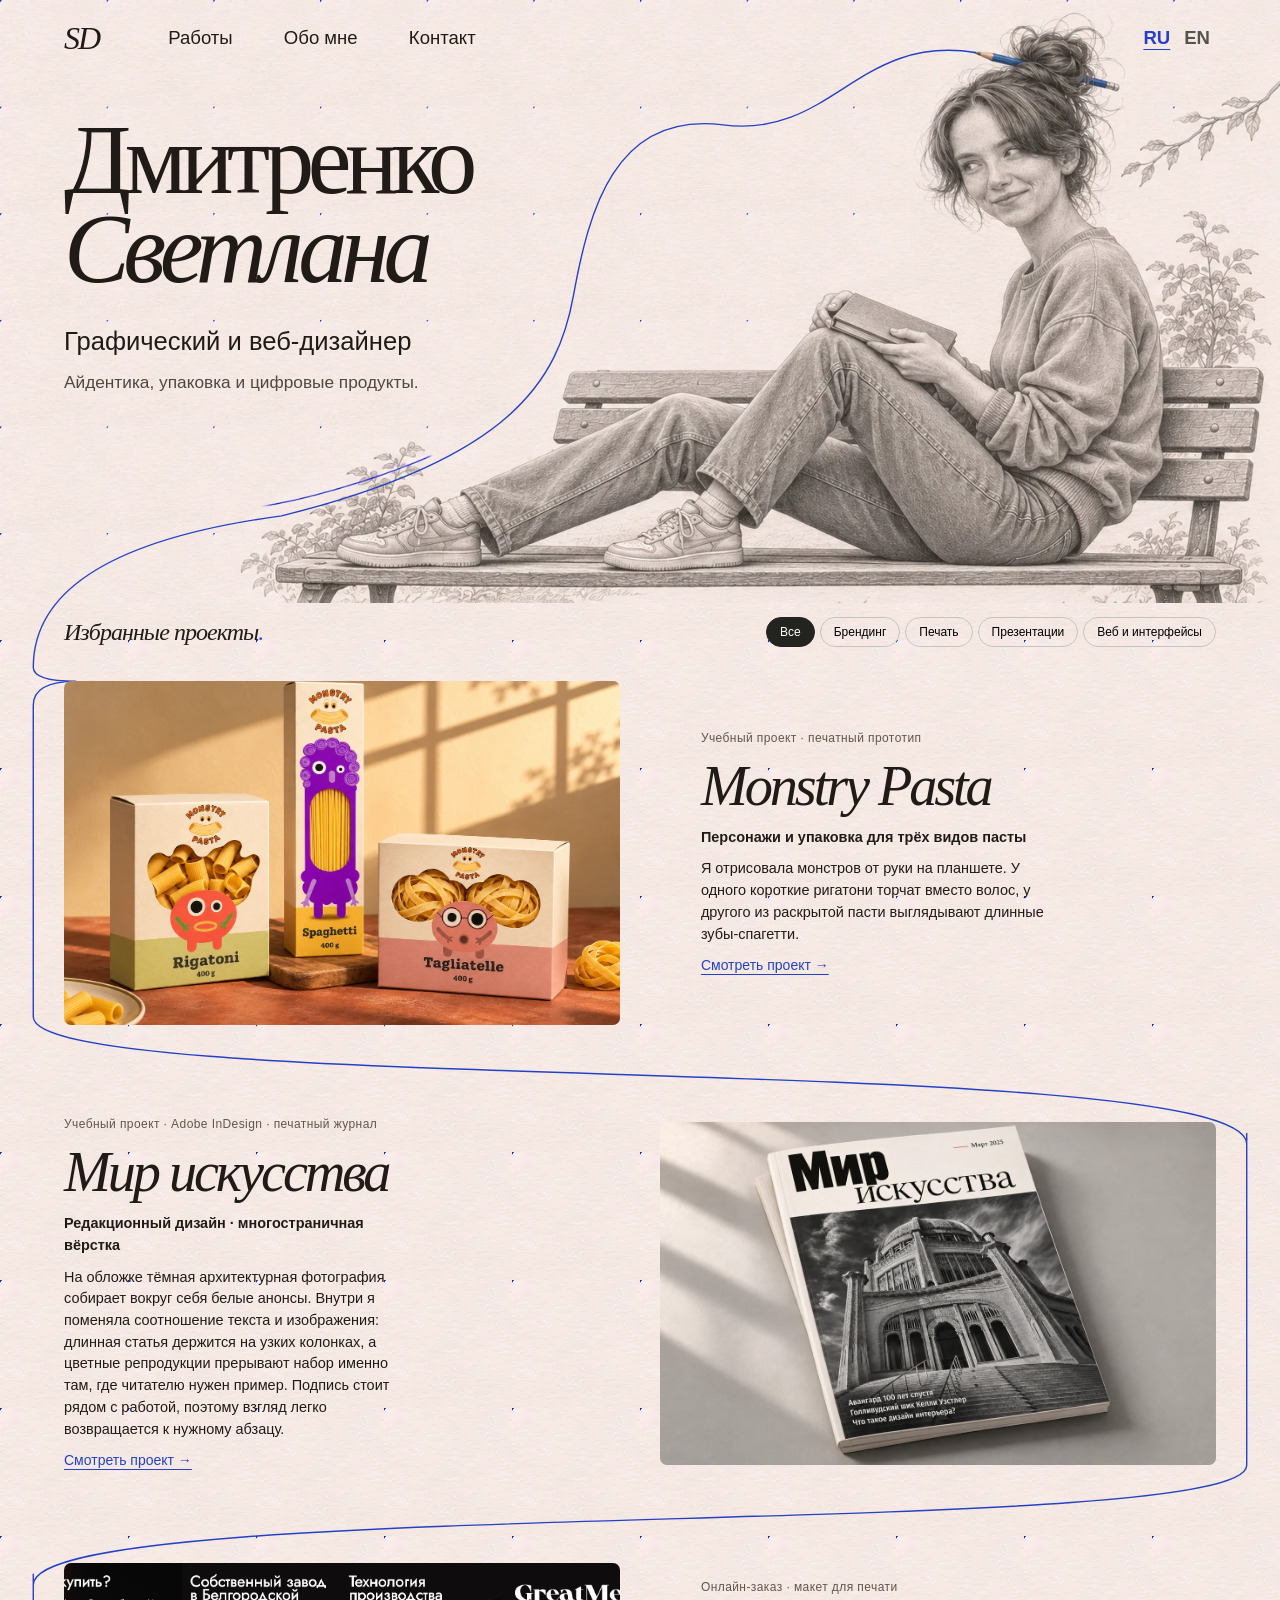
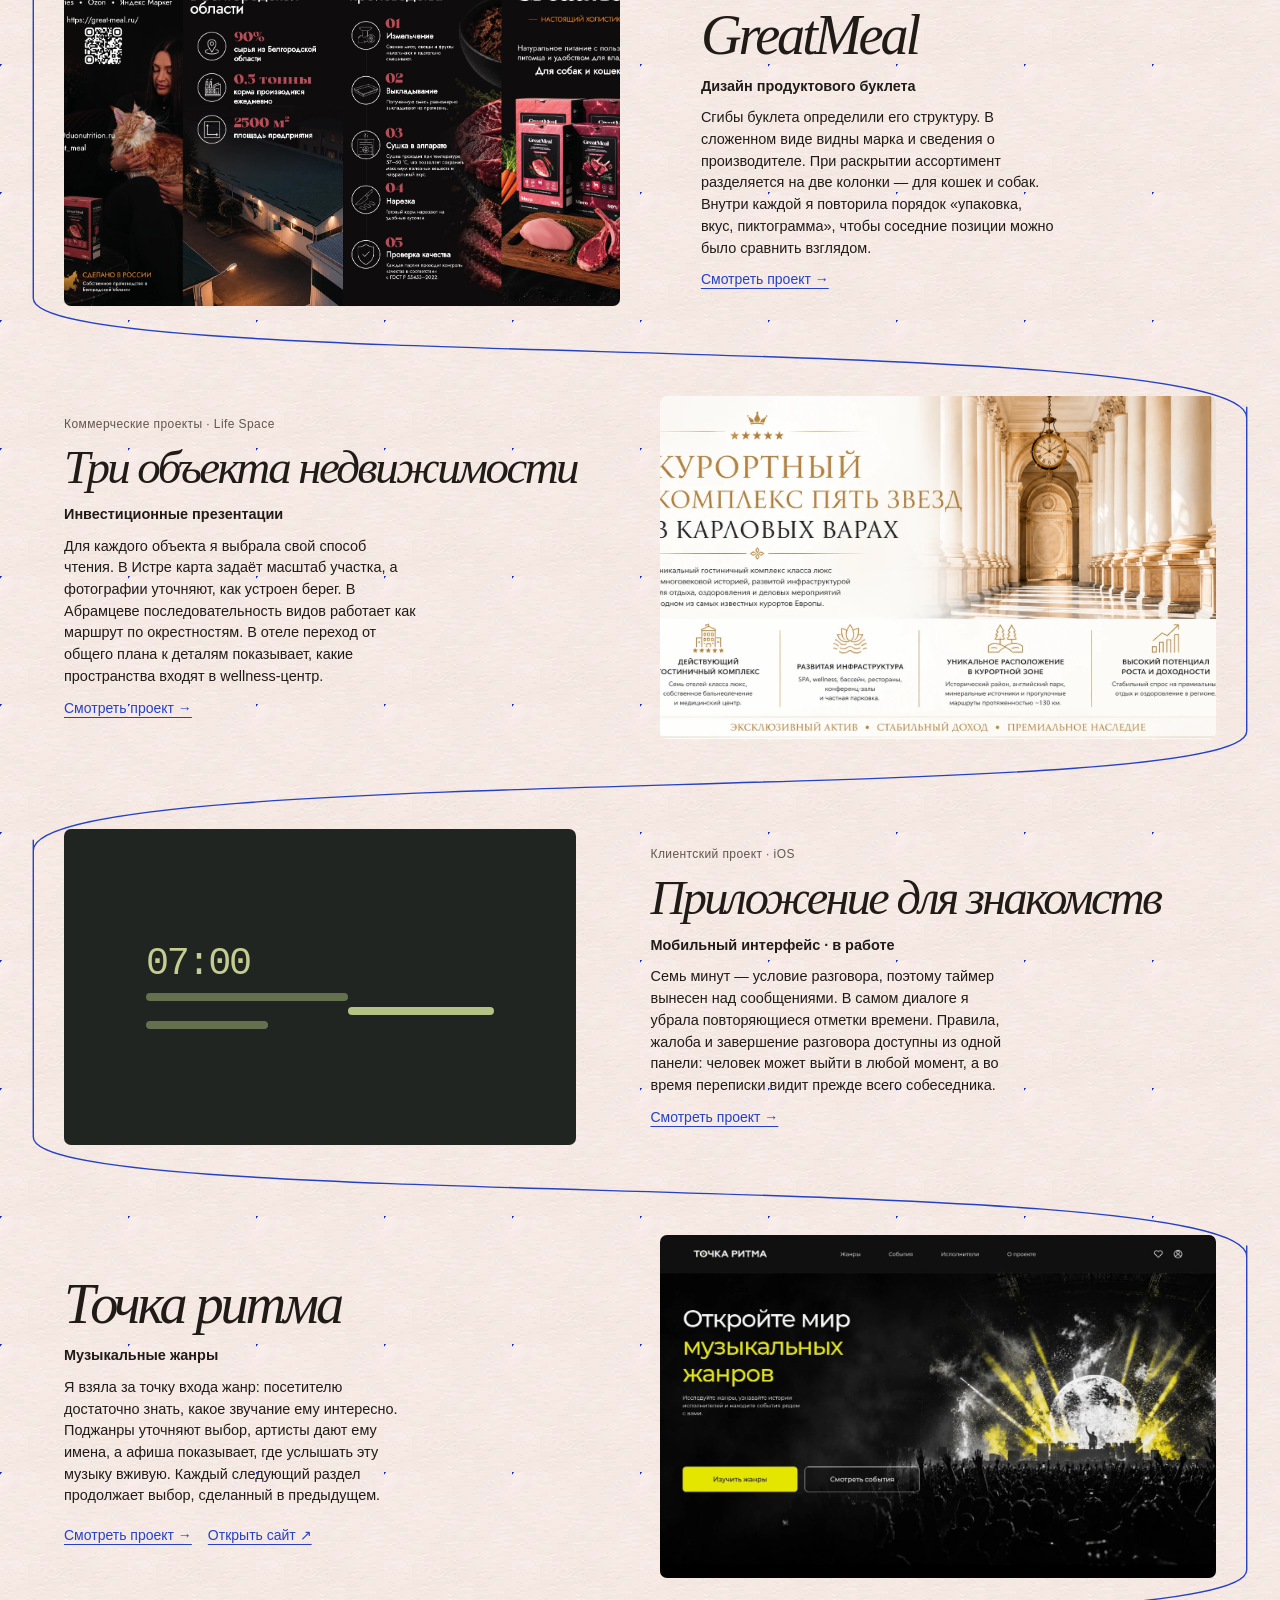
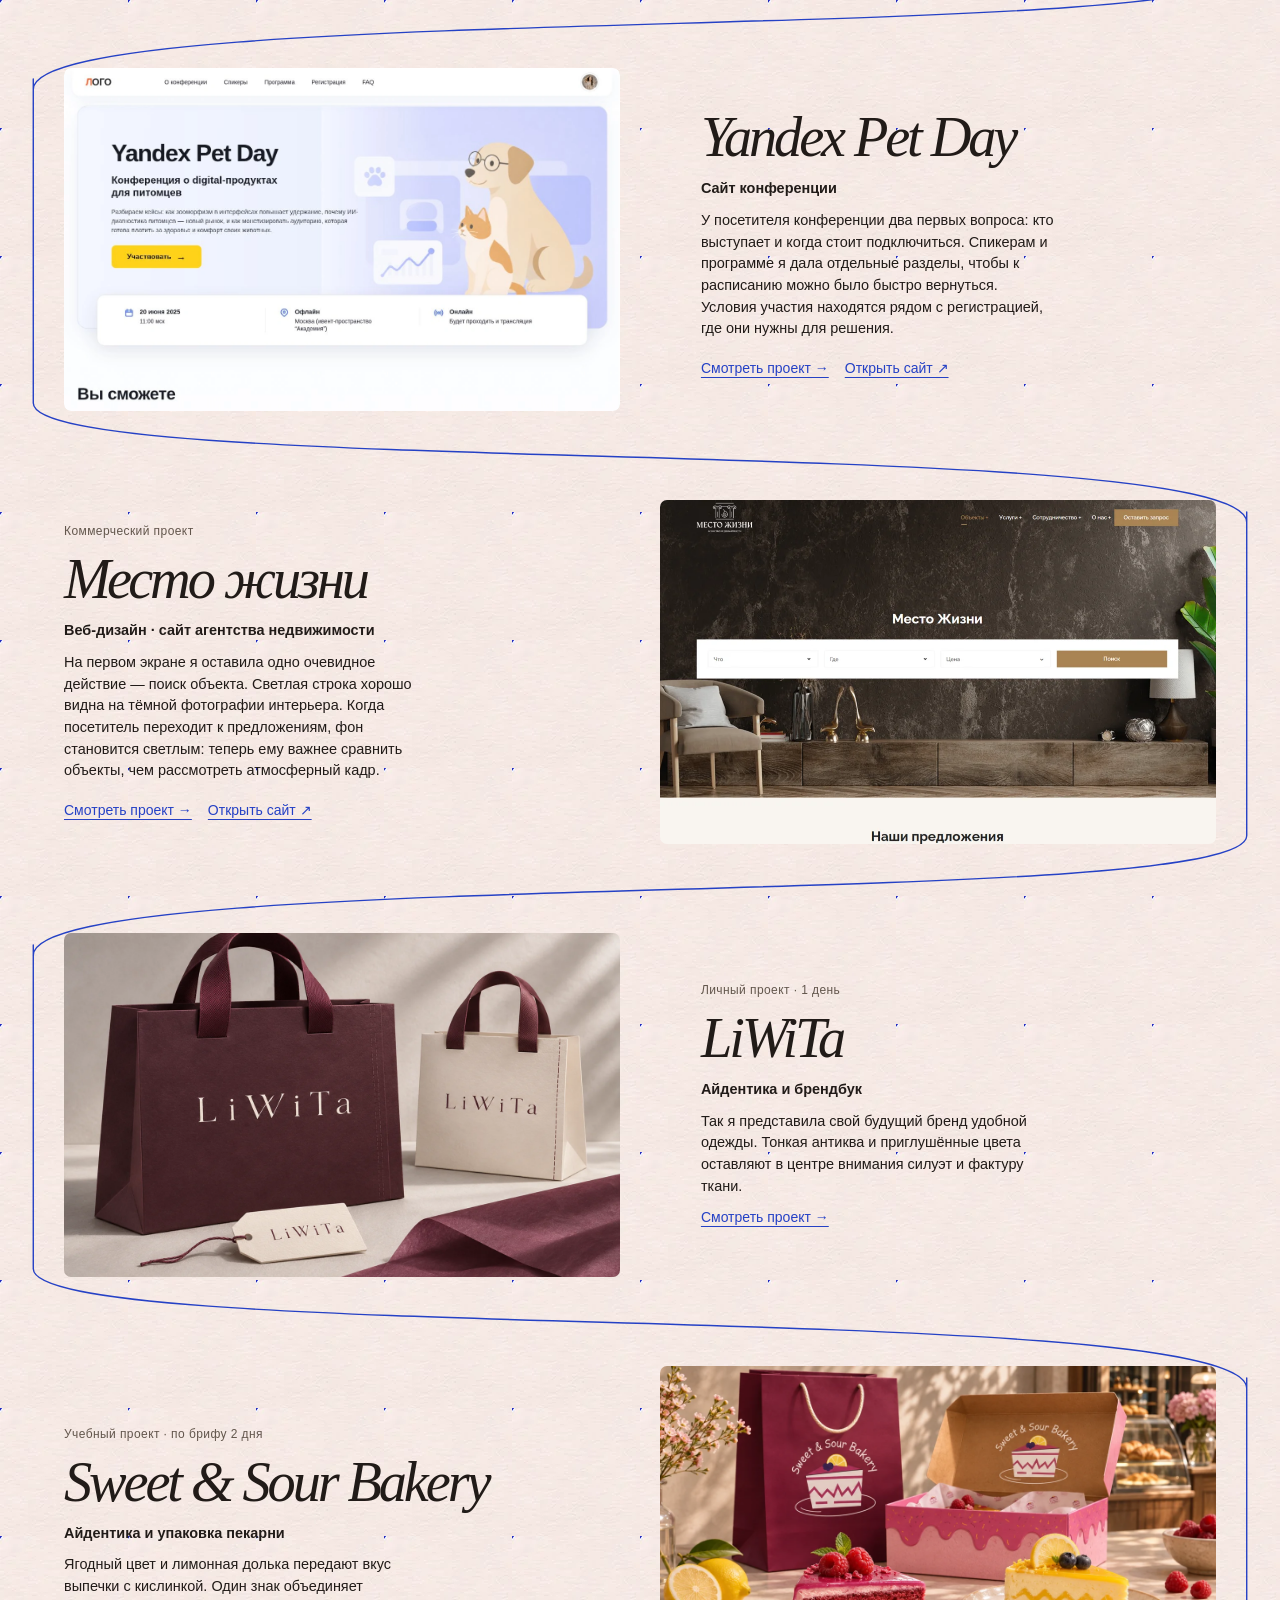
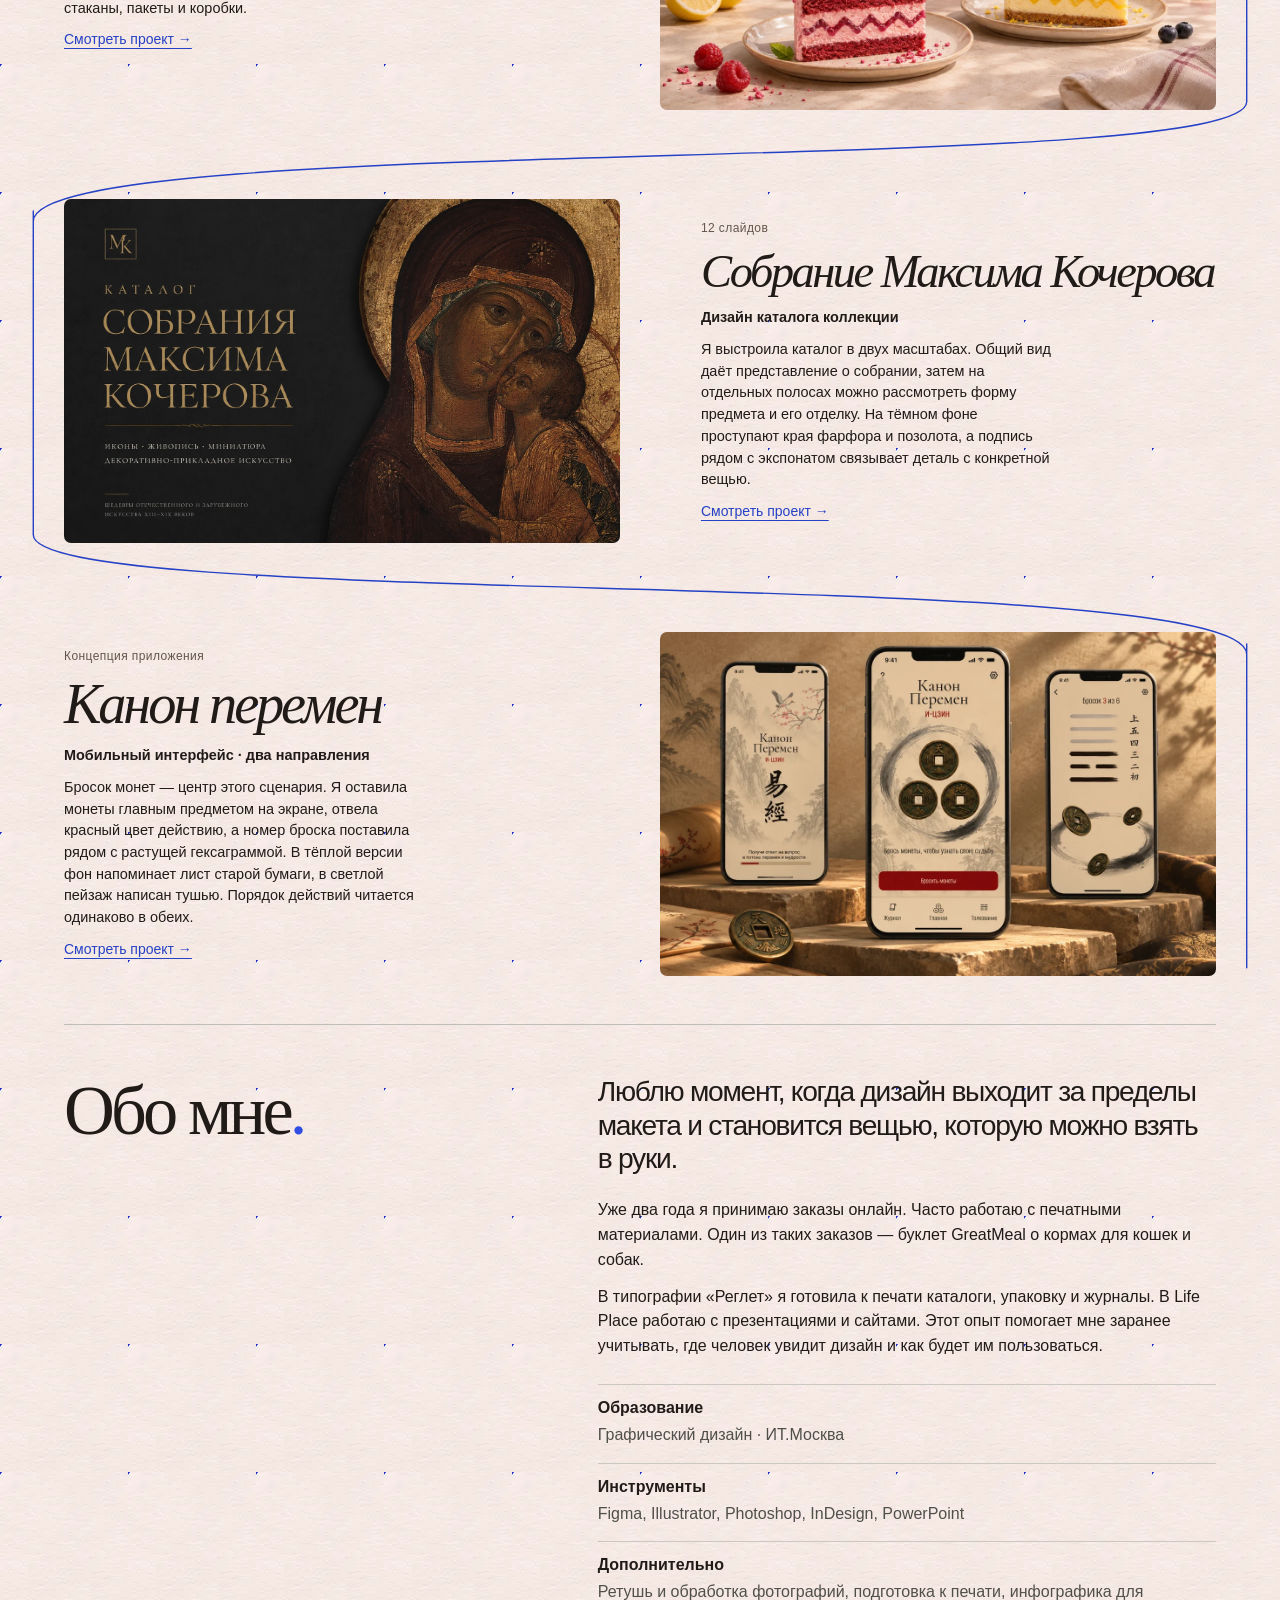
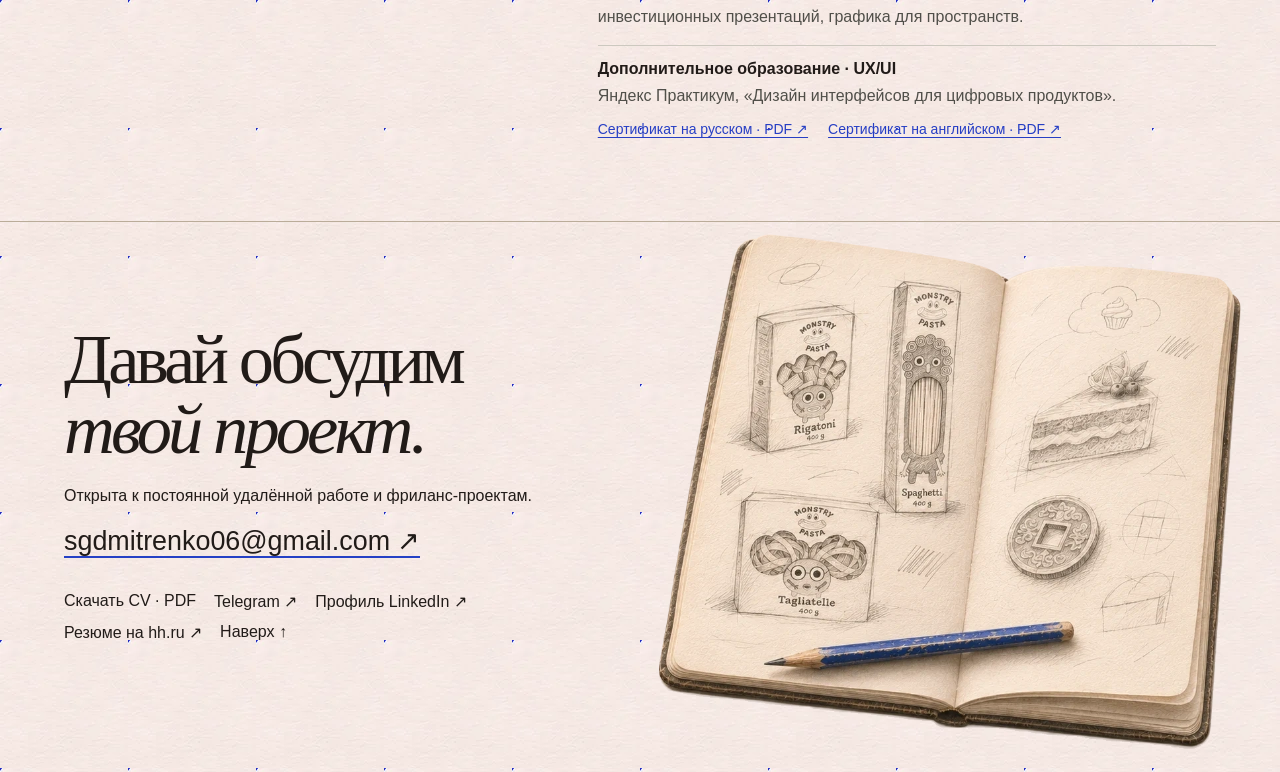
<file: index.html>
<!doctype html><html lang="ru"><head><meta charset="utf-8"><meta name="viewport" content="width=device-width, initial-scale=1"><meta name="theme-color" content="#f7f5ef"><title>Светлана Дмитренко — графический дизайнер</title><meta name="description" content="Портфолио Светланы Дмитренко. Айдентика, упаковка и редакционный дизайн."><link rel="stylesheet" href="style.css"><link rel="stylesheet" href="sketch.css"></head><body>
<header class="wrap"><a class="logo" href="#top" aria-label="Светлана Дмитренко, главная">SD<span>.</span></a><nav><a href="#work">Работы</a><a href="#about">Обо мне</a><a href="#contact">Контакт</a></nav><div class="actions"><div class="languages" role="group" aria-label="Язык сайта"><a lang="ru" hreflang="ru" aria-current="page" href="index.html">RU</a><a lang="en" hreflang="en" href="en.html">EN</a></div></div></header>
<main id="top"><svg class="pencil-route" aria-hidden="true"><path class="first-stroke"/><path class="next-strokes"/></svg><section class="cover"><div class="bench-art" aria-hidden="true"><img class="bench" src="img/bench.webp" fetchpriority="high" alt=""><img class="face-front" src="img/face-front.webp" alt=""></div><div class="cover-copy"><h1>Дмитренко<em>Светлана</em></h1><p>Графический и веб-дизайнер</p><small>Айдентика, упаковка и цифровые продукты.</small></div></section>
<section class="work wrap" id="work"><div class="sectionhead sketch-head"><h2>Избранные проекты<span>.</span></h2><div class="filters" aria-label="Направления"><button aria-pressed="true" data-filter="all">Все</button><button aria-pressed="false" data-filter="brand">Брендинг</button><button aria-pressed="false" data-filter="print">Печать</button><button aria-pressed="false" data-filter="decks">Презентации</button><button aria-pressed="false" data-filter="web">Веб и интерфейсы</button></div></div><div id="cards"></div></section>
<section id="about" class="about wrap"><h2>Обо мне<span>.</span></h2><div><p class="lead">Люблю момент, когда дизайн выходит за пределы макета и становится вещью, которую можно взять в руки.</p><p>Уже два года я принимаю заказы онлайн. Часто работаю с печатными материалами. Один из таких заказов — буклет GreatMeal о кормах для кошек и собак.</p><p>В типографии «Реглет» я готовила к печати каталоги, упаковку и журналы. В Life Place работаю с презентациями и сайтами. Этот опыт помогает мне заранее учитывать, где человек увидит дизайн и как будет им пользоваться.</p><dl><dt>Образование</dt><dd>Графический дизайн · ИТ.Москва</dd><dt>Инструменты</dt><dd>Figma, Illustrator, Photoshop, InDesign, PowerPoint</dd><dt>Дополнительно</dt><dd>Ретушь и обработка фотографий, подготовка к печати, инфографика для инвестиционных презентаций, графика для пространств.</dd><dt>Дополнительное образование · UX/UI</dt><dd>Яндекс Практикум, «Дизайн интерфейсов для цифровых продуктов».<div class="certs"><a href="certificates/interface-design-ru.pdf" target="_blank" rel="noopener">Сертификат на русском · PDF ↗</a><a href="certificates/interface-design-en.pdf" target="_blank" rel="noopener">Сертификат на английском · PDF ↗</a></div></dd></dl></div></section></main>
<footer id="contact"><img class="book" loading="lazy" src="img/open-sketchbook.webp" alt=""><div class="wrap foot"><h2>Давай обсудим<em>твой проект.</em></h2><p>Открыта к постоянной удалённой работе и фриланс-проектам.</p><a href="mailto:sgdmitrenko06@gmail.com">sgdmitrenko06@gmail.com ↗</a><div class="footlinks"><a href="cv/Svetlana-Dmitrenko-CV.pdf" download>Скачать CV · PDF</a><a href="https://t.me/lin_linsu">Telegram ↗</a><a href="https://www.linkedin.com/in/svetlana-dmitrenko-design/">Профиль LinkedIn ↗</a><a href="https://hh.ru/resume/9687faa6ff0e6f1dfe0039ed1f39636350536c">Резюме на hh.ru ↗</a><a href="#top">Наверх ↑</a></div></div></footer><dialog id="case"><div id="inside"></div></dialog><script src="main.js"></script><script src="pencil.js"></script></body></html>
</file>
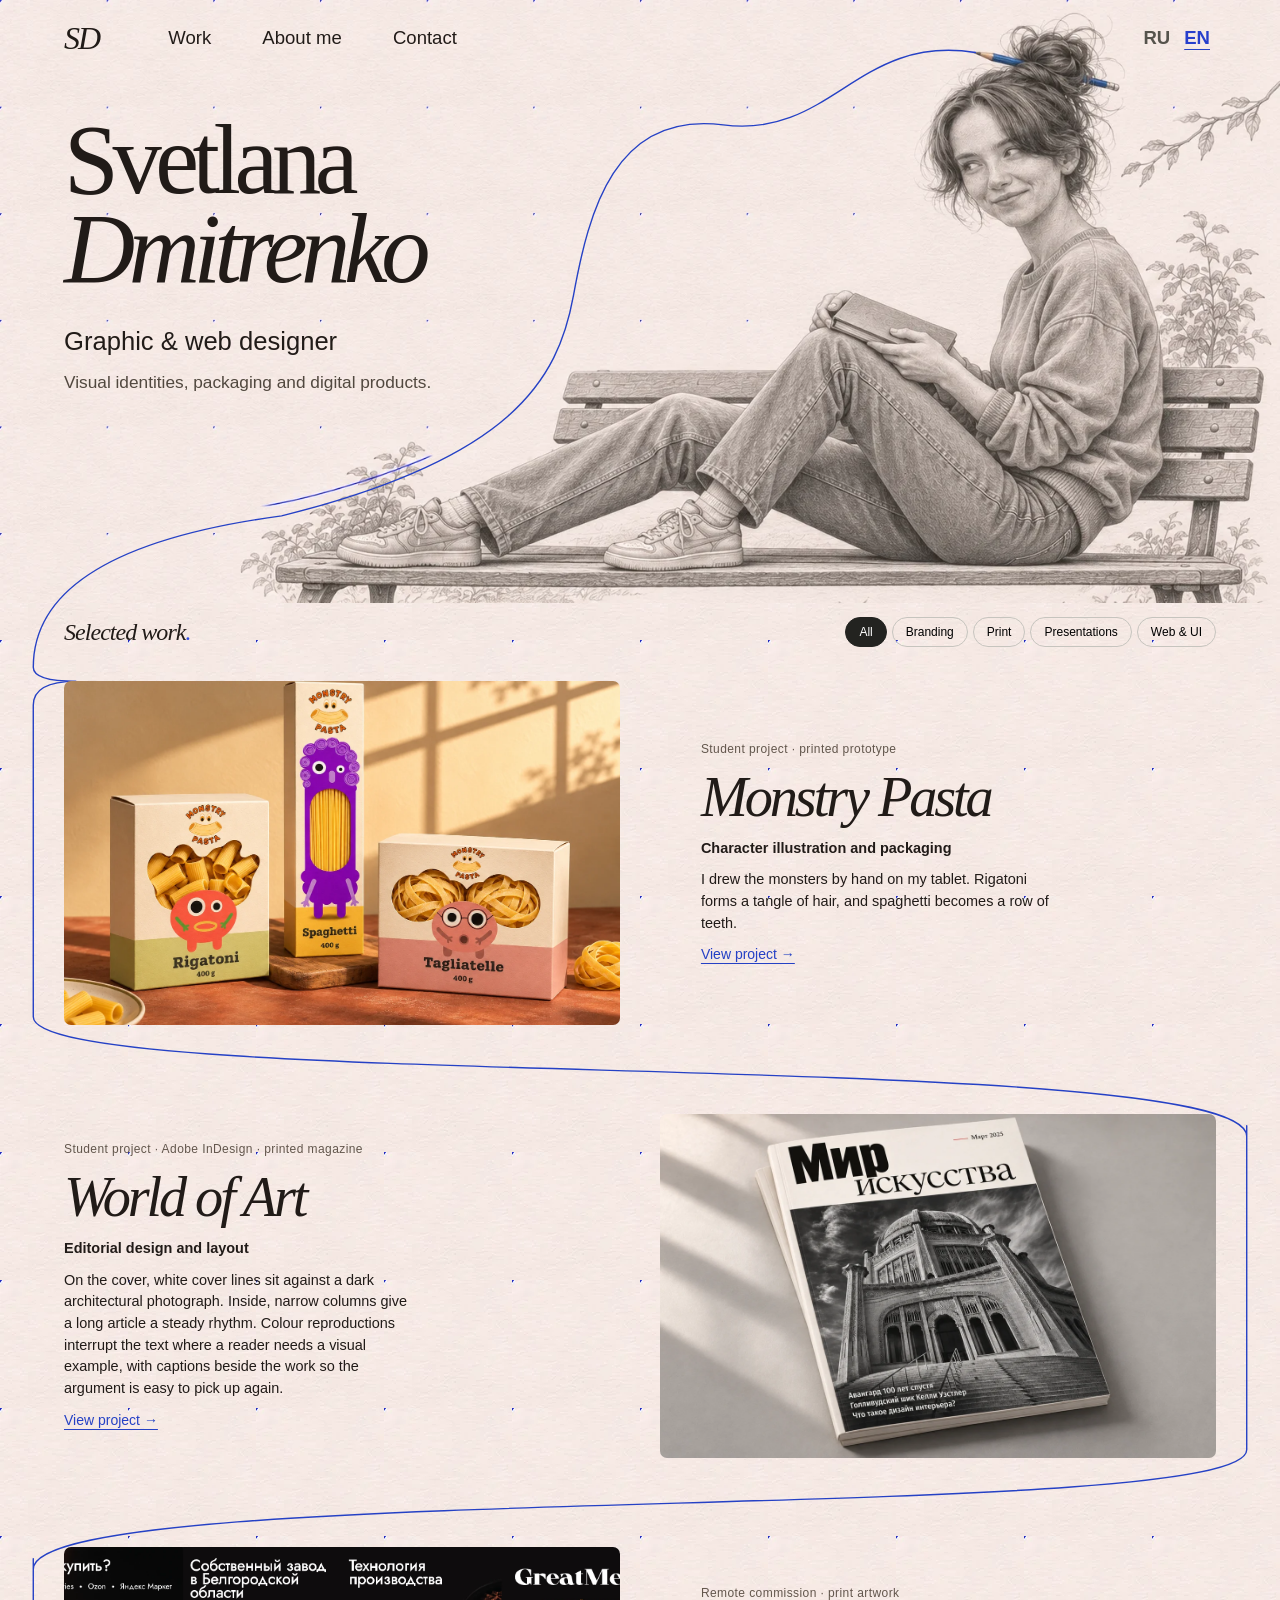
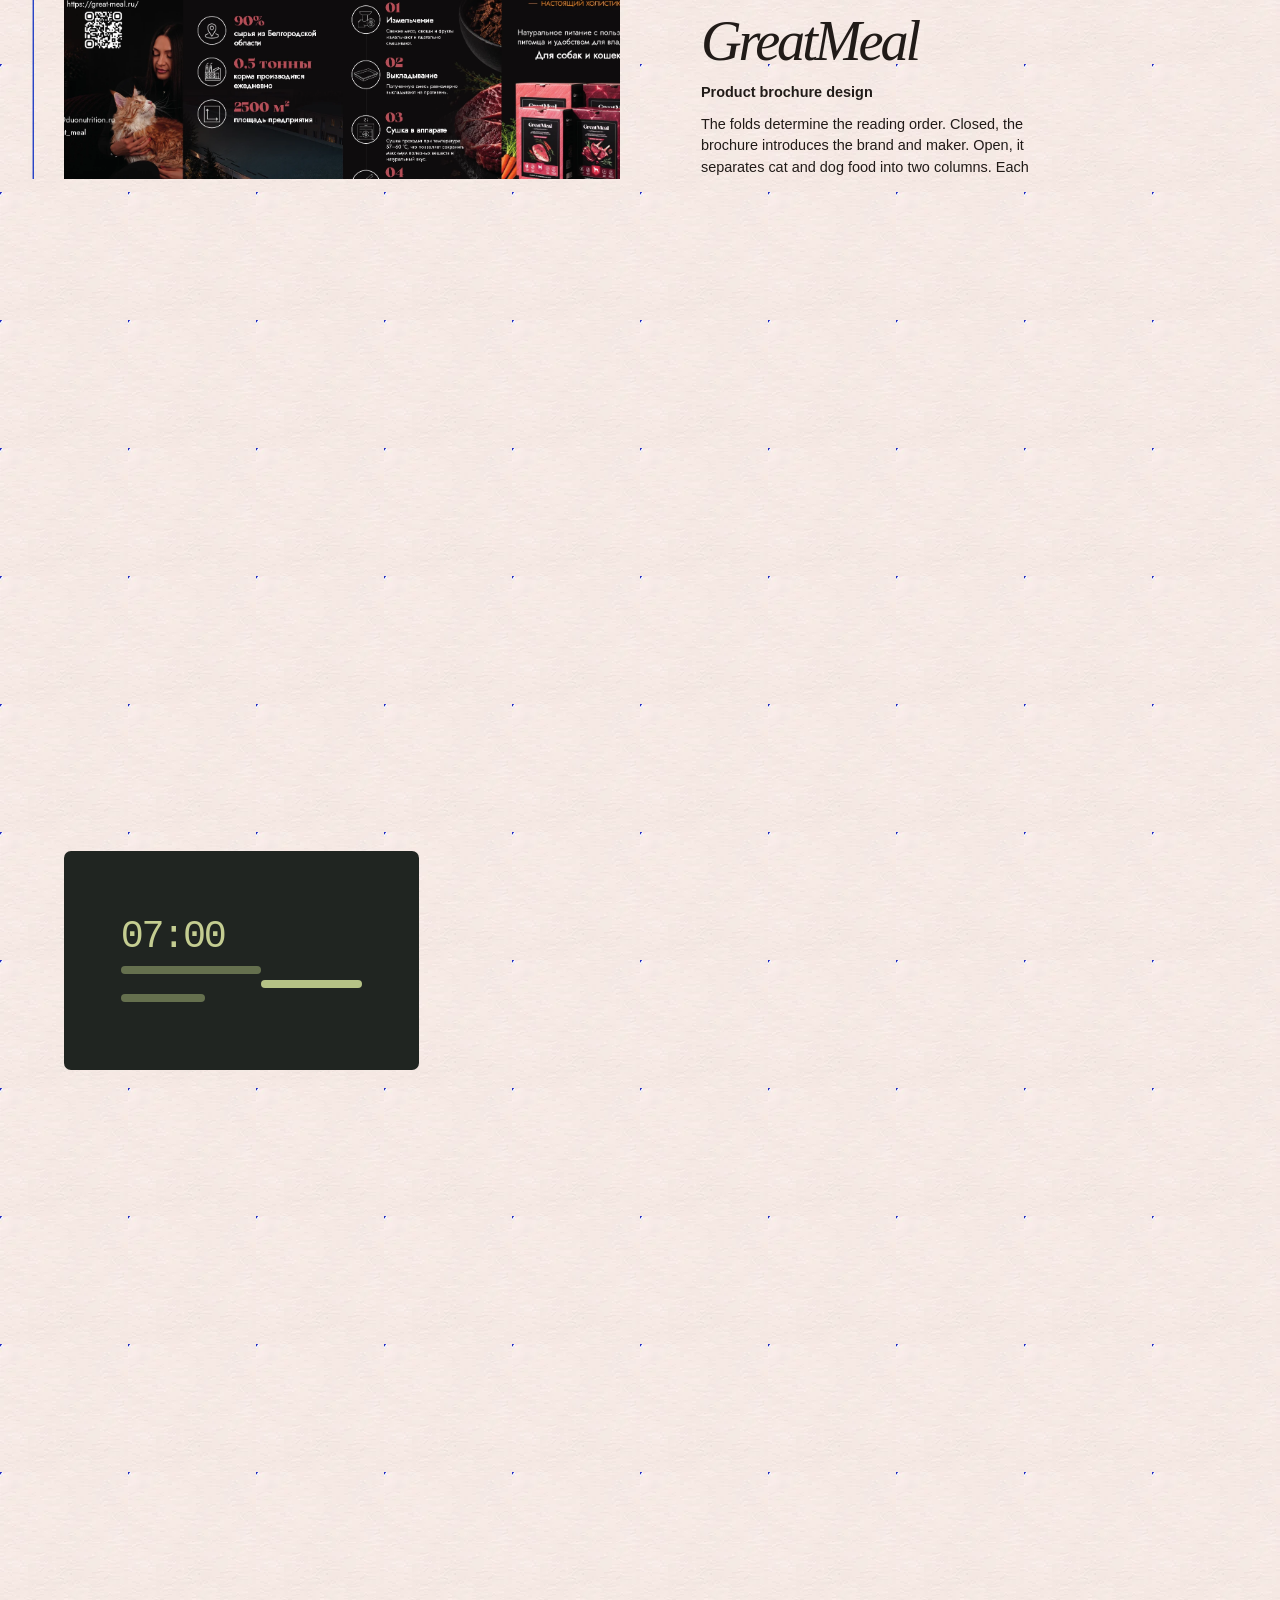
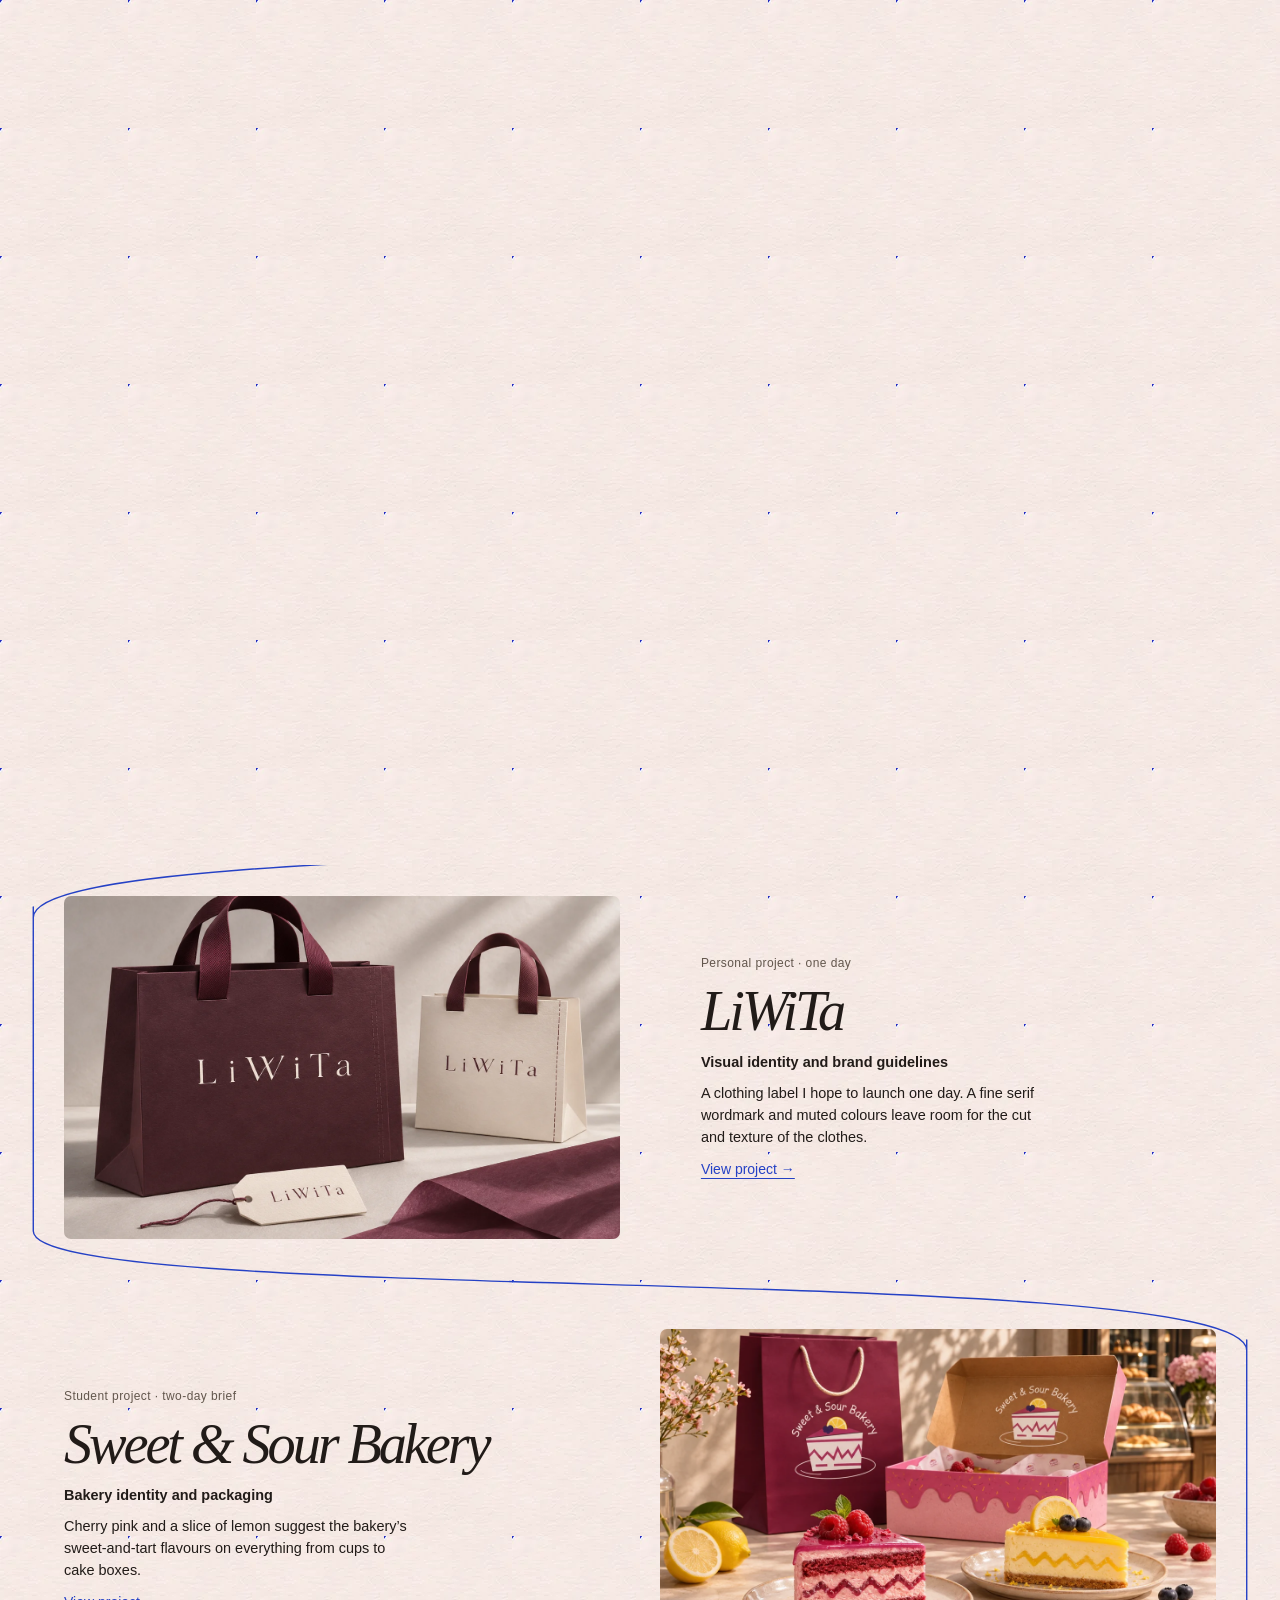
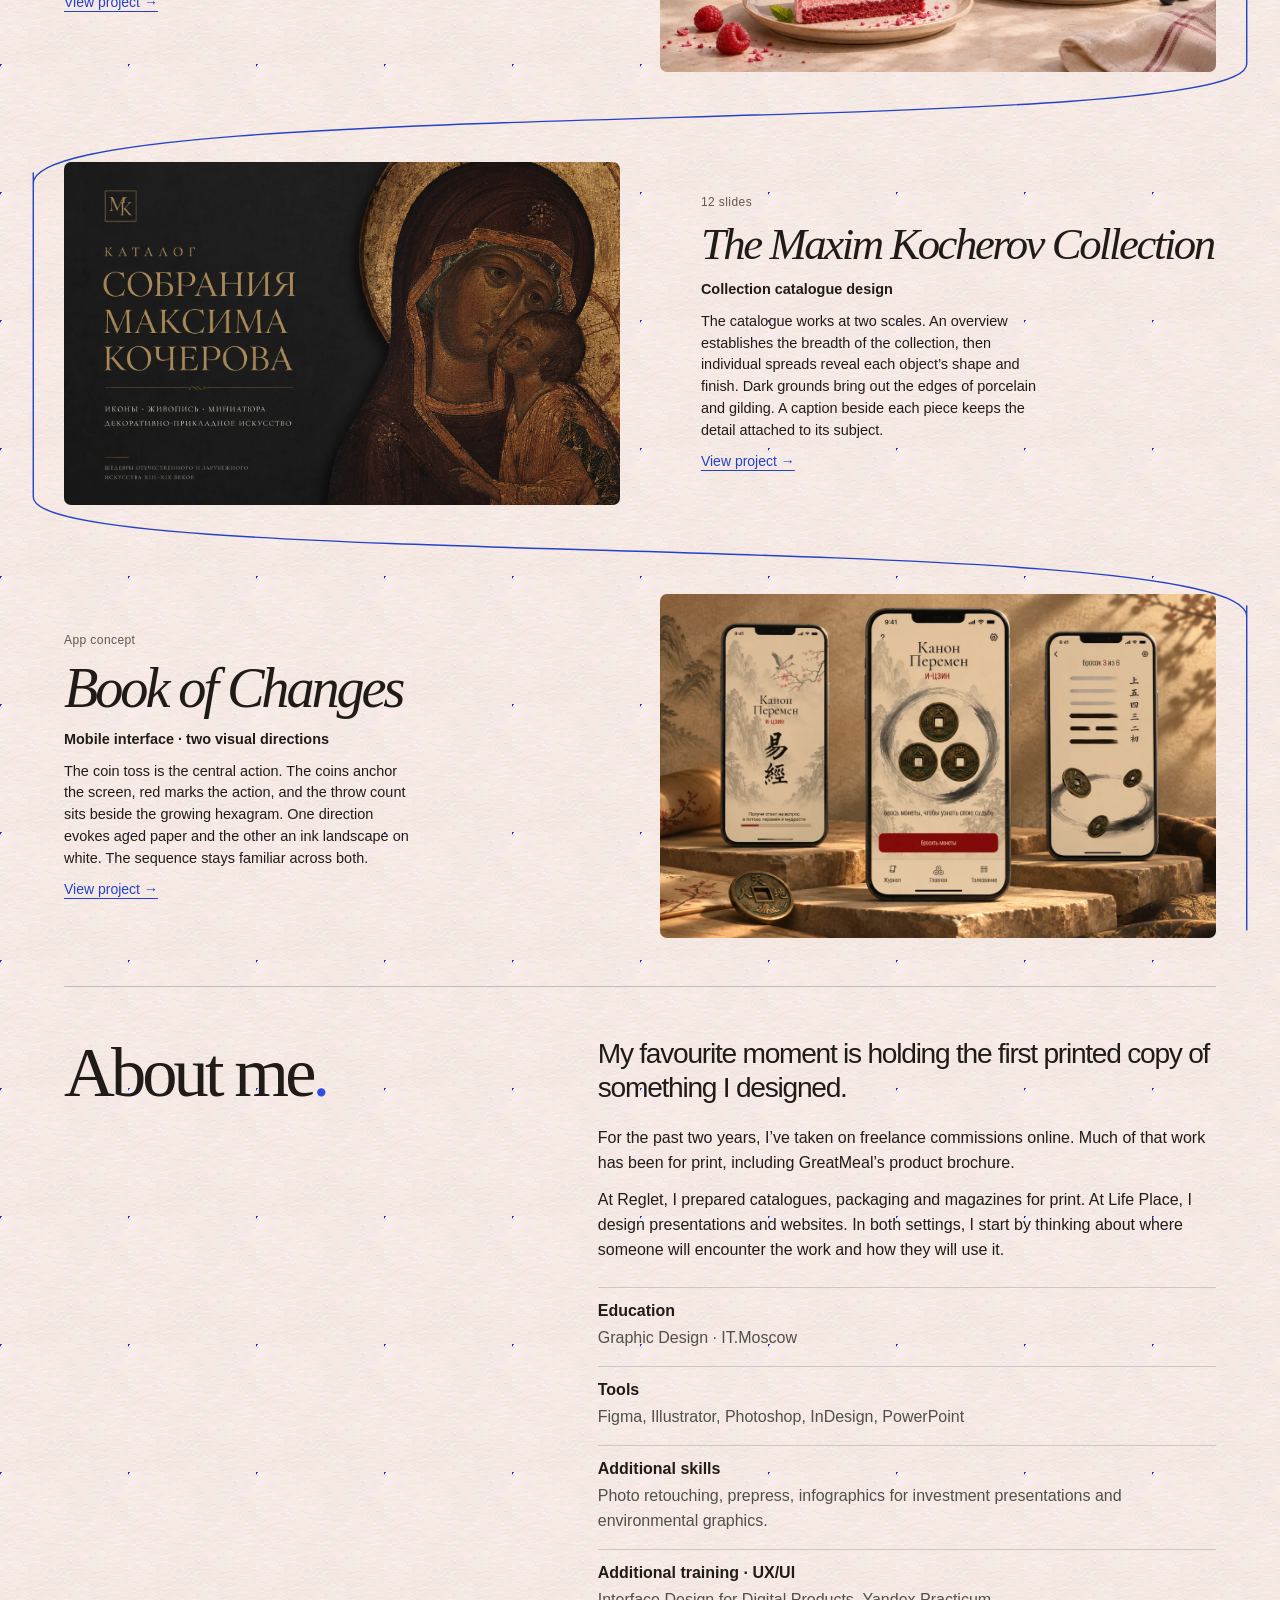
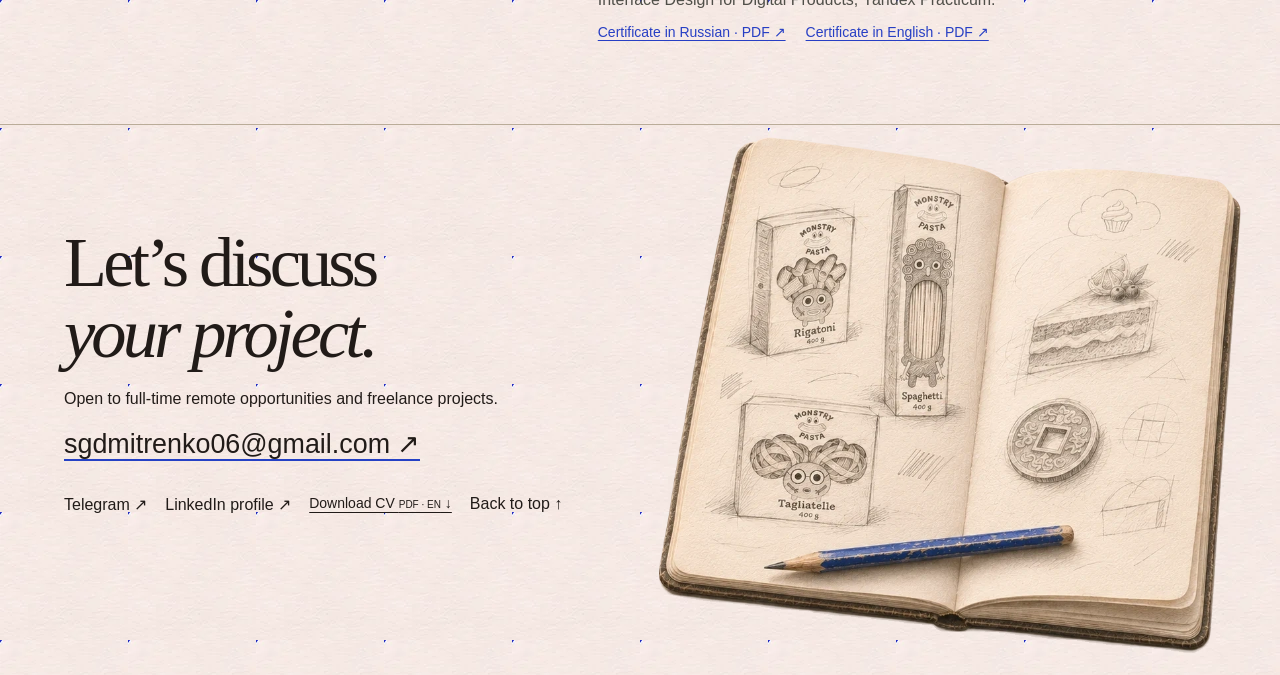
<file: en.html>
<!doctype html><html lang="en"><head><meta charset="utf-8"><meta name="viewport" content="width=device-width, initial-scale=1"><meta name="theme-color" content="#f7f5ef"><title>Svetlana Dmitrenko — Graphic Designer</title><meta name="description" content="Selected brand identity, packaging and editorial work by graphic designer Svetlana Dmitrenko."><link rel="stylesheet" href="style.css"><link rel="stylesheet" href="sketch.css"></head><body>
<header class="wrap"><a class="logo" href="#top" aria-label="Svetlana Dmitrenko, home">SD<span>.</span></a><nav><a href="#work">Work</a><a href="#about">About me</a><a href="#contact">Contact</a></nav><div class="actions"><div class="languages" role="group" aria-label="Site language"><a lang="ru" hreflang="ru" href="index.html">RU</a><a lang="en" hreflang="en" aria-current="page" href="en.html">EN</a></div></div></header>
<main id="top"><svg class="pencil-route" aria-hidden="true"><path class="first-stroke"/><path class="next-strokes"/></svg><section class="cover"><div class="bench-art" aria-hidden="true"><img class="bench" src="img/bench.webp" fetchpriority="high" alt=""><img class="face-front" src="img/face-front.webp" alt=""></div><div class="cover-copy"><h1>Svetlana<em>Dmitrenko</em></h1><p>Graphic & web designer</p><small>Visual identities, packaging and digital products.</small></div></section>
<section class="work wrap" id="work"><div class="sectionhead sketch-head"><h2>Selected work<span>.</span></h2><div class="filters" aria-label="Filter by discipline"><button aria-pressed="true" data-filter="all">All</button><button aria-pressed="false" data-filter="brand">Branding</button><button aria-pressed="false" data-filter="print">Print</button><button aria-pressed="false" data-filter="decks">Presentations</button><button aria-pressed="false" data-filter="web">Web &amp; UI</button></div></div><div id="cards"></div></section>
<section id="about" class="about wrap"><h2>About me<span>.</span></h2><div><p class="lead">My favourite moment is holding the first printed copy of something I designed.</p><p>For the past two years, I’ve taken on freelance commissions online. Much of that work has been for print, including GreatMeal’s product brochure.</p><p>At Reglet, I prepared catalogues, packaging and magazines for print. At Life Place, I design presentations and websites. In both settings, I start by thinking about where someone will encounter the work and how they will use it.</p><dl><dt>Education</dt><dd>Graphic Design · IT.Moscow</dd><dt>Tools</dt><dd>Figma, Illustrator, Photoshop, InDesign, PowerPoint</dd><dt>Additional skills</dt><dd>Photo retouching, prepress, infographics for investment presentations and environmental graphics.</dd><dt>Additional training · UX/UI</dt><dd>Interface Design for Digital Products, Yandex Practicum.<div class="certs"><a href="certificates/interface-design-ru.pdf" target="_blank" rel="noopener">Certificate in Russian · PDF ↗</a><a href="certificates/interface-design-en.pdf" target="_blank" rel="noopener">Certificate in English · PDF ↗</a></div></dd></dl></div></section></main>
<footer id="contact"><img class="book" loading="lazy" src="img/open-sketchbook.webp" alt=""><div class="wrap foot"><h2>Let’s discuss<em>your project.</em></h2><p>Open to full-time remote opportunities and freelance projects.</p><a href="mailto:sgdmitrenko06@gmail.com">sgdmitrenko06@gmail.com ↗</a><div class="footlinks"><a href="https://t.me/lin_linsu">Telegram ↗</a><a href="https://www.linkedin.com/in/svetlana-dmitrenko-design/">LinkedIn profile ↗</a><a class="cv-link" href="cv/Svetlana-Dmitrenko-CV.pdf" download>Download CV <small>PDF · EN</small> ↓</a><a href="#top">Back to top ↑</a></div></div></footer><dialog id="case"><div id="inside"></div></dialog><script src="main.js"></script><script src="pencil.js"></script></body></html>
</file>
<file: style.css>
*{box-sizing:border-box}html{scroll-behavior:smooth;scroll-padding-top:20px}body{margin:0;background:#f7f5ef;color:#20201e;font-family:Inter,Arial,sans-serif}a{color:inherit;text-decoration:none}button{cursor:pointer;font:inherit}a:focus-visible,button:focus-visible{outline:3px solid #3353ed;outline-offset:4px}.wrap{width:min(1350px,90%);margin:auto}header{height:80px;border-bottom:1px solid #bfbdb7;display:flex;align-items:center;justify-content:space-between}.logo{font-size:30px;letter-spacing:-2.4px;font-weight:800;display:flex;align-items:center}.logo i{font:38px/1 Arial;color:#304de4;margin-right:6px}.logo span,h1 span,h2 span{color:#304de4}nav{display:flex;gap:32px;font-size:14px}nav a:hover,.footlinks a:hover{text-decoration:underline}.contact,.primary{display:inline-flex;align-items:center;gap:25px;border-radius:100px;font-size:14px;font-weight:600}.contact{border:1px solid;padding:11px 18px}.hero{display:grid;grid-template-columns:1.12fr 1fr;align-items:center;gap:3%;padding:48px 0 50px}.eyebrow{font:11px/1.5 'IBM Plex Mono',monospace;letter-spacing:1.4px;display:flex;align-items:center;gap:10px}.eyebrow i{width:8px;height:8px;border-radius:50%;background:#3453e9}h1,h2,h3,p{margin:0}h1{font-size:clamp(61px,7.6vw,120px);letter-spacing:-.083em;line-height:.93;margin:25px 0 24px}h1 span{margin-left:3px}.intro p,.about p,.about dd,.details p{line-height:1.55}.intro p{max-width:465px;font-size:clamp(15px,1.24vw,20px);color:#504f49}.primary{margin-top:25px;color:white;background:#242420;padding:13px 18px}.primary:hover,.contact:hover{background:#304de4;color:white}.collage{isolation:isolate;position:relative;width:100%;aspect-ratio:1.27;max-height:480px;overflow:hidden}.collage img{position:absolute;height:98%;width:86%;object-fit:contain;bottom:-2%;left:6%;filter:grayscale(1) contrast(1.08);z-index:2}.blue{position:absolute;background:#2d4bdf;inset:8% 8% 5% 9%;clip-path:polygon(4% 16%,64% 0,100% 15%,96% 90%,22% 100%,0 72%);transform:rotate(-6deg)}.paper{position:absolute;inset:15% 3% 4% 19%;background:repeating-linear-gradient(0deg,transparent 0 15px,#acb7dd 16px,transparent 17px),repeating-linear-gradient(90deg,#e1e5f5 0 15px,#b1bddc 16px,#e1e5f5 17px);transform:rotate(10deg);clip-path:polygon(0 0,100% 2%,95% 100%,0 96%)}.orbit{border:2px solid #1c211a;position:absolute;inset:29% 2% 23% 1%;border-radius:50%;transform:rotate(-25deg);z-index:1}.spark{position:absolute;z-index:3;line-height:1}.s1{color:#f1703e;font-size:clamp(60px,6.7vw,100px);left:0;top:14%;transform:rotate(-13deg)}.s2{right:5%;top:2%;font-size:55px}.autograph{position:absolute;z-index:4;bottom:12%;right:1%;font:italic bold clamp(28px,3vw,48px)/1 Georgia,serif;letter-spacing:-3px;background:#f3edb8;padding:2px 18px 7px;transform:rotate(-12deg);box-shadow:2px 3px 0 #20201e}.swatches{position:absolute;bottom:1%;left:3%;display:flex;transform:rotate(-4deg)}.swatches i{width:14px;height:12px;background:#232322}.swatches i:nth-child(2){background:#304de4}.swatches i:nth-child(3){background:#b7c8f6}.swatches i:last-child{background:#f27745}.work,.about{border-top:1px solid #bfbdb7;padding:33px 0 64px}.sectionhead{display:flex;justify-content:space-between;align-items:center;gap:20px;margin-bottom:25px}h2{font-size:clamp(34px,3.1vw,52px);line-height:1.1;letter-spacing:-.068em}.filters{display:flex;gap:5px}.filters button{background:transparent;border:1px solid #c6c4be;border-radius:30px;padding:7px 13px;font-size:13px}.filters button[aria-pressed=true]{background:#232320;color:white;border-color:#232320}#cards{display:grid;grid-template-columns:1fr 1fr;gap:33px 22px}.card{text-align:left;background:none;border:0;padding:0;color:inherit}.frame{aspect-ratio:1.89;overflow:hidden;border-radius:5px;background:#dfdcd5}.frame img{height:100%;width:100%;object-fit:cover;transition:transform .4s}.card:hover .frame img{transform:scale(1.035)}.cardline{display:flex;align-items:center;justify-content:space-between;margin-top:12px}.card h3{font-size:clamp(21px,2vw,35px);letter-spacing:-.055em}.card small{display:block;color:#615e57;font-size:13px;margin-top:4px}.arrow{border:1px solid #bdbab1;border-radius:50%;width:33px;height:33px;display:grid;place-items:center}.about{display:grid;grid-template-columns:1fr 1.4fr;padding-top:50px;gap:8%}.about .lead{font-size:clamp(22px,2.2vw,34px);line-height:1.2;letter-spacing:-.045em;margin-bottom:22px}.about dl{margin-top:25px}.about dt{font-weight:700;border-top:1px solid #ccc8bf;padding-top:14px}.about dd{margin:6px 0 15px;color:#504f49}footer{background:#242420;color:#fff}.foot{padding:45px 0}.foot h2{font-size:clamp(45px,6vw,96px);margin:17px 0}.foot h2 span{color:#aab9ff}.footlinks{display:flex;gap:24px;margin-top:35px}.footlinks a:last-child{margin-left:auto}dialog{padding:0;border:0;background:#f7f5ef;color:#242420;width:min(790px,93vw);max-height:90dvh;border-radius:10px}dialog::backdrop{background:#181818aa}body:has(dialog[open]){overflow:hidden}.modalbar{position:sticky;top:0;background:#f7f5ef;display:flex;justify-content:space-between;align-items:center;padding:12px 5%;z-index:1}.close{border:1px solid #bcb9b1;background:none;border-radius:50%;font-size:22px;width:36px;height:36px}.details{padding:10px 5% 32px}.details img{display:block;width:100%;margin:20px 0;border-radius:4px}.details h3{margin:20px 0 6px;font-size:18px}.details a{text-decoration:underline;color:#304de4}
@media(max-width:760px){.hero{padding:32px 0;grid-template-columns:1fr 0.78fr;gap:0}.intro p{font-size:14px}h1{font-size:7.7vw}.sectionhead{flex-wrap:wrap}.filters{flex-wrap:wrap}.collage{aspect-ratio:.85}.collage img{width:100%;left:0}.about{grid-template-columns:1fr;gap:25px}}
@media(max-width:570px){header{height:63px}.logo{font-size:24px}.logo i{font-size:31px}nav{gap:12px;font-size:12px}.contact{font-size:12px;padding:8px 11px}.hero{display:flex;flex-direction:column;align-items:stretch;gap:20px}h1{font-size:clamp(54px,13vw,77px);margin:18px 0}.intro p{max-width:370px}.primary{margin-top:17px}.collage{width:min(100%,370px);aspect-ratio:1.42;align-self:center}.collage img{height:100%}.s1{font-size:58px}.work,.about{padding:25px 0 38px}#cards{grid-template-columns:1fr;gap:24px}.sectionhead{gap:14px}.footlinks{font-size:14px}}
@media(prefers-reduced-motion:reduce){html{scroll-behavior:auto}.frame img{transition:none}}

.case-context{margin-top:10px;color:#514f49;font-size:15px}
.actions,.languages,.certs{display:flex;align-items:center}.actions{gap:16px}.languages{gap:2px;font:600 12px/1 Arial}.languages a{padding:8px 6px;color:#55534c}.languages a[aria-current]{color:#263ecc;background:#e4e8fa;border-radius:5px}.certs{gap:8px 20px;flex-wrap:wrap;margin-top:10px}.certs a{color:#273fc4;text-decoration:underline;text-underline-offset:3px;font-size:14px}@media(max-width:620px){header.wrap{height:auto;min-height:65px;flex-wrap:wrap;gap:8px;padding:10px 0}.actions{gap:6px}header nav{gap:8px}.languages a{padding:8px 4px}}@media(max-width:390px){header nav{order:3;width:100%;justify-content:center;gap:20px}}
.details figure{margin:26px 0}.details figure img{margin:0 0 7px;max-height:720px;object-fit:contain}.details figcaption,.details small{font-size:13px;color:#54534d}.more{border-top:1px solid #c9c6be;margin-top:38px;padding-top:18px;display:flex;align-items:baseline;flex-wrap:wrap;gap:12px 28px}.more h3{font-size:17px}.more a{font-size:14px;text-decoration:underline;text-underline-offset:4px}.filters{flex-wrap:wrap}
.about p+p{margin-top:12px}.footlinks{flex-wrap:wrap;row-gap:12px}
#cards{grid-template-columns:repeat(3,minmax(0,1fr));gap:24px 17px;align-items:start}.card{min-width:0}.card h3{font-size:clamp(19px,1.7vw,26px)}.cardline{margin-top:9px;gap:8px}.card .arrow{flex:none}.card[data-project=pasta] .frame{background:#dbb783}.card[data-project=pasta] .frame img{object-fit:contain}.card[data-project=pet] .frame img,.card[data-project=music] .frame img{object-position:top}.hero{padding-top:34px;padding-bottom:34px}.collage{max-height:365px}
@media(max-width:920px){#cards{grid-template-columns:repeat(2,minmax(0,1fr));gap:20px 14px}}
@media(max-width:570px){#cards{gap:18px 10px}.card h3{font-size:17px}.card small{font-size:12px}.card .arrow{display:none}.card .frame{aspect-ratio:1.5}.hero{padding:25px 0}.cardline{margin-top:6px}}
@media(max-width:350px){#cards{grid-template-columns:1fr}}
.project-tile{min-width:0}.project-tile .card{width:100%}.live-link,.cv-link{text-decoration:underline;text-underline-offset:4px;font-size:14px}.live-link{display:inline-block;margin-top:8px}.intro .cv-link{display:inline-flex;margin:12px 0 0 14px;gap:6px;align-items:baseline}.cv-link small{font-size:10px}.foot>p{margin:0 0 20px;color:#d4d2c9}.facts{display:grid;grid-template-columns:1fr 1fr;gap:18px;border-block:1px solid #c7c5bd;padding:15px 0;margin:20px 0}.facts dt{font:12px monospace;color:#585650}.facts dd{margin:6px 0 0}.details{padding-bottom:40px}.details h3{margin-top:26px}.chat-art{height:100%;min-height:130px;display:flex;flex-direction:column;justify-content:center;gap:6px;background:#202521;color:#c4cd91;padding:10% 16%;align-items:flex-start}.chat-art span{font:500 clamp(22px,3vw,44px)/1 monospace;letter-spacing:-.06em;margin-bottom:4px}.chat-art i{background:#65704e;width:58%;height:8px;border-radius:8px}.chat-art i:nth-of-type(2){align-self:flex-end;background:#b5c286;width:42%}.chat-art i:last-child{width:35%}.details .chat-art{height:190px;padding:22px 18%}.footlinks .cv-link{color:inherit}@media(max-width:520px){.facts{grid-template-columns:1fr}.intro .cv-link{margin-left:6px;font-size:13px}}

.folio-desk{position:relative;isolation:isolate;width:100%;aspect-ratio:1.27;align-self:center;container-type:inline-size}
.sample{position:absolute;margin:0;padding:1.2%;background:#fffcf4;color:#29251f;box-shadow:0 1px 2px #382f261f,0 8px 15px -8px #382f2670;transform:rotate(var(--angle))}
.sample img{display:block;width:100%;height:calc(100% - 2em);object-fit:cover}
.sample figcaption{display:flex;align-items:baseline;justify-content:space-between;gap:3px;padding:.55em .12em 0;white-space:nowrap}
.sample strong{font:italic 600 1.12em/1 Georgia,serif}
.sample span{font:normal .73em/1 monospace}
.sample-0{--angle:-7deg;--dx:-12%;--dy:-11%;--tilt:-14deg;left:4%;top:7%;width:64%;height:62%;font-size:clamp(10px,2.7cqw,17px)}
.sample-1{--angle:7deg;--dx:14%;--dy:-8%;--tilt:15deg;right:1.8%;top:26%;width:47%;height:47%;font-size:clamp(9px,2.1cqw,15px)}
.sample-2{--angle:-3deg;--dx:8%;--dy:15%;--tilt:4deg;left:19%;bottom:3%;width:56%;height:38%;font-size:clamp(9px,2.2cqw,15px)}
.sample-2 img{object-position:center 32%}
@media(prefers-reduced-motion:no-preference){
 .sample{animation:place-sample 1.1s cubic-bezier(.16,.8,.24,1) backwards}
 .sample-1{animation-delay:.12s}.sample-2{animation-delay:.24s}
 @keyframes place-sample{from{transform:translate(var(--dx),var(--dy)) rotate(var(--tilt))}to{transform:rotate(var(--angle))}}
}
@media(max-width:650px){.hero{display:flex;flex-direction:column;align-items:stretch;gap:15px}.folio-desk{max-width:430px;margin-inline:auto}}
.card[data-project]{--swatch:#374ce1}
.card[data-project=pasta]{--swatch:#e8a229}.card[data-project=liwita]{--swatch:#653a41}.card[data-project=bakery]{--swatch:#bb416e}.card[data-project=editorial]{--swatch:#302d2b}.card[data-project=greatmeal]{--swatch:#74914e}
.card[data-project] .cardline{border-top:2px solid var(--swatch);padding-top:7px}
</file>
<file: sketch.css>
:root{--paper:#f8efe7;--ink:#211b18;--blue:#2541c5;--display:Georgia,"Times New Roman",serif}
body{background:var(--paper) url('img/sketch-paper.webp') repeat;color:var(--ink)}
header.wrap{position:absolute;inset:0 0 auto;z-index:5;width:90%;height:clamp(56px,6vw,88px);border:0;justify-content:flex-start;gap:6%}
.logo{font:italic 32px var(--display);letter-spacing:-2px}.logo span{display:none}
header nav{display:flex;gap:clamp(12px,4vw,65px)}header nav a,.languages a{font-size:clamp(13px,1.45vw,21px)}header .actions{margin-left:auto}.languages a[aria-current=page]{text-decoration:underline;text-decoration-color:var(--blue);text-underline-offset:5px}
main{position:relative;isolation:isolate}.cover{position:relative;aspect-ratio:1536/724}.bench-art{position:absolute;inset:0;pointer-events:none}.bench{width:100%;height:100%;display:block}.face-front{position:absolute;left:70.3125%;top:2.0718%;width:17.904%;height:39.3646%;opacity:0}
.cover-copy{position:absolute;top:19%;left:5%;max-width:46%}.cover h1{font:400 clamp(46px,7.7vw,145px)/.91 var(--display);letter-spacing:-.065em;margin:0 0 2.6vw}.cover h1 em,.foot h2 em{display:block;font-weight:400}.cover-copy p{font-size:clamp(16px,2vw,34px)}.cover-copy small{display:block;margin-top:1.2vw;color:#51483f;font-size:clamp(13px,1.35vw,23px)}
.pencil-route{position:absolute;inset:0;width:100%;height:100%;pointer-events:none;z-index:1;overflow:visible}.pencil-route path{stroke:var(--blue);stroke-width:1.4;fill:none;stroke-linecap:round}.case-copy,.case-photo,.sectionhead,.about,.cover-copy{z-index:2}
.work{border:0;padding:0 0 3rem}.sketch-head{position:relative;display:flex;justify-content:space-between;align-items:center;gap:12px;margin:0 0 20px;padding:14px 0}.sketch-head h2{font:italic 24px var(--display);letter-spacing:-.04em}.sketch-head .filters{gap:5px}.filters button{font-size:12px}
#cards{display:flex;flex-direction:column;gap:clamp(58px,7vw,115px)}.project-tile{display:grid;grid-template-columns:1.08fr 1fr;align-items:center;gap:7%;position:relative}.project-tile:nth-child(even){grid-template-columns:1fr 1.08fr}.project-tile:nth-child(even) .case-photo{grid-column:2;grid-row:1}.project-tile:nth-child(even) .case-copy{grid-column:1;grid-row:1}
.case-photo{padding:0;border:0;border-radius:7px;overflow:hidden;position:relative;background:#e5d9ce;width:100%;aspect-ratio:1.62}.case-photo img{width:100%;height:100%;object-fit:cover;display:block}.case-photo .chat-art{height:100%}.case-copy{position:relative;max-width:550px}.case-copy small{font-size:12px;letter-spacing:.035em;color:#62564c}.case-copy h3{font:italic 400 clamp(33px,4.4vw,75px)/1.01 var(--display);letter-spacing:-.055em;margin:12px 0}.case-copy p{font-size:clamp(14px,1.13vw,19px);line-height:1.5;max-width:44ch}.case-copy .discipline{font-weight:600;margin-bottom:10px}.case-open,.case-copy .live-link{background:none;border:0;padding:12px 0 5px;color:var(--blue);font-size:14px;text-decoration:underline;text-underline-offset:4px}.case-copy .live-link{margin-left:16px}.about h2,.foot h2{font:400 clamp(45px,5.5vw,94px)/1 var(--display);letter-spacing:-.055em}.about{position:relative}
footer{position:relative;isolation:isolate;overflow:hidden;background:transparent;color:var(--ink);border-top:1px solid #baac99}.book{position:absolute;right:0;top:50%;transform:translateY(-50%);width:53%;height:100%;object-fit:contain;mix-blend-mode:multiply;z-index:-1}.foot{padding:clamp(60px,8vw,135px) 0;min-height:clamp(380px,43vw,720px)}.foot h2,.foot p,.footlinks{max-width:46%}.foot h2{margin:0 0 22px}.foot>p{color:var(--ink)}.foot>a{font-size:clamp(17px,2.1vw,34px);border-bottom:2px solid var(--blue)}.footlinks{gap:12px 18px}.footlinks a:last-child{margin-left:0}
@media(prefers-reduced-motion:no-preference){.cover.meet .face-front{animation:turn-to-name 1.55s both}.pencil-route .first-stroke{stroke-dasharray:1;stroke-dashoffset:1}.pencil-route.draw .first-stroke{animation:trace 1.5s 1.12s ease-out forwards}@keyframes turn-to-name{0%,39%{opacity:1}82%,100%{opacity:0}}@keyframes trace{to{stroke-dashoffset:0}}}
@media(max-width:720px){header.wrap{width:93%;gap:4%;height:51px}header nav{gap:12px}header .logo{font-size:24px}.cover{aspect-ratio:auto;display:flex;flex-direction:column;padding-top:65px;overflow:hidden}.cover-copy{position:relative;top:auto;left:auto;max-width:none;margin:0 5%;order:-1}.cover h1{font-size:clamp(46px,11vw,76px);margin-bottom:12px}.cover h1 em{display:inline;margin-left:.16em}.cover-copy small{margin-top:5px}.bench-art{position:relative;width:123%;margin-left:-23%;aspect-ratio:1536/724}.sketch-head{align-items:flex-start;flex-direction:column}.sketch-head h2{font-size:22px}.work.wrap{width:88%}.project-tile,.project-tile:nth-child(even){display:flex;flex-direction:column;align-items:stretch;gap:16px}.case-copy h3{margin:6px 0}.case-copy p{max-width:none}.foot{padding:42px 0 0}.foot h2,.foot p,.footlinks{max-width:100%}.book{position:static;transform:none;width:94%;height:auto;display:block;margin:18px 0 0 auto}footer{display:flex;flex-direction:column}.foot{order:-1;min-height:0}.footlinks{margin-top:18px}}
@media(prefers-reduced-motion:no-preference){.face-front{opacity:1}}
@media(max-width:620px){header.wrap{flex-wrap:nowrap;min-height:48px;gap:3%;padding:0}header nav{order:0;width:auto;justify-content:flex-start;gap:10px}}
.languages a[aria-current]{background:none}
.case-copy{min-width:0}.case-copy h3,.details #caseTitle{white-space:nowrap}
.book{mix-blend-mode:normal}
.case-photo img[src$="/live-music.webp"],.case-photo img[src$="/live-pet.webp"]{object-position:center top}
@media (max-width: 720px) {
  .cover h1 em {
    display: block;
    margin-left: 0;
  }
}
</file>
